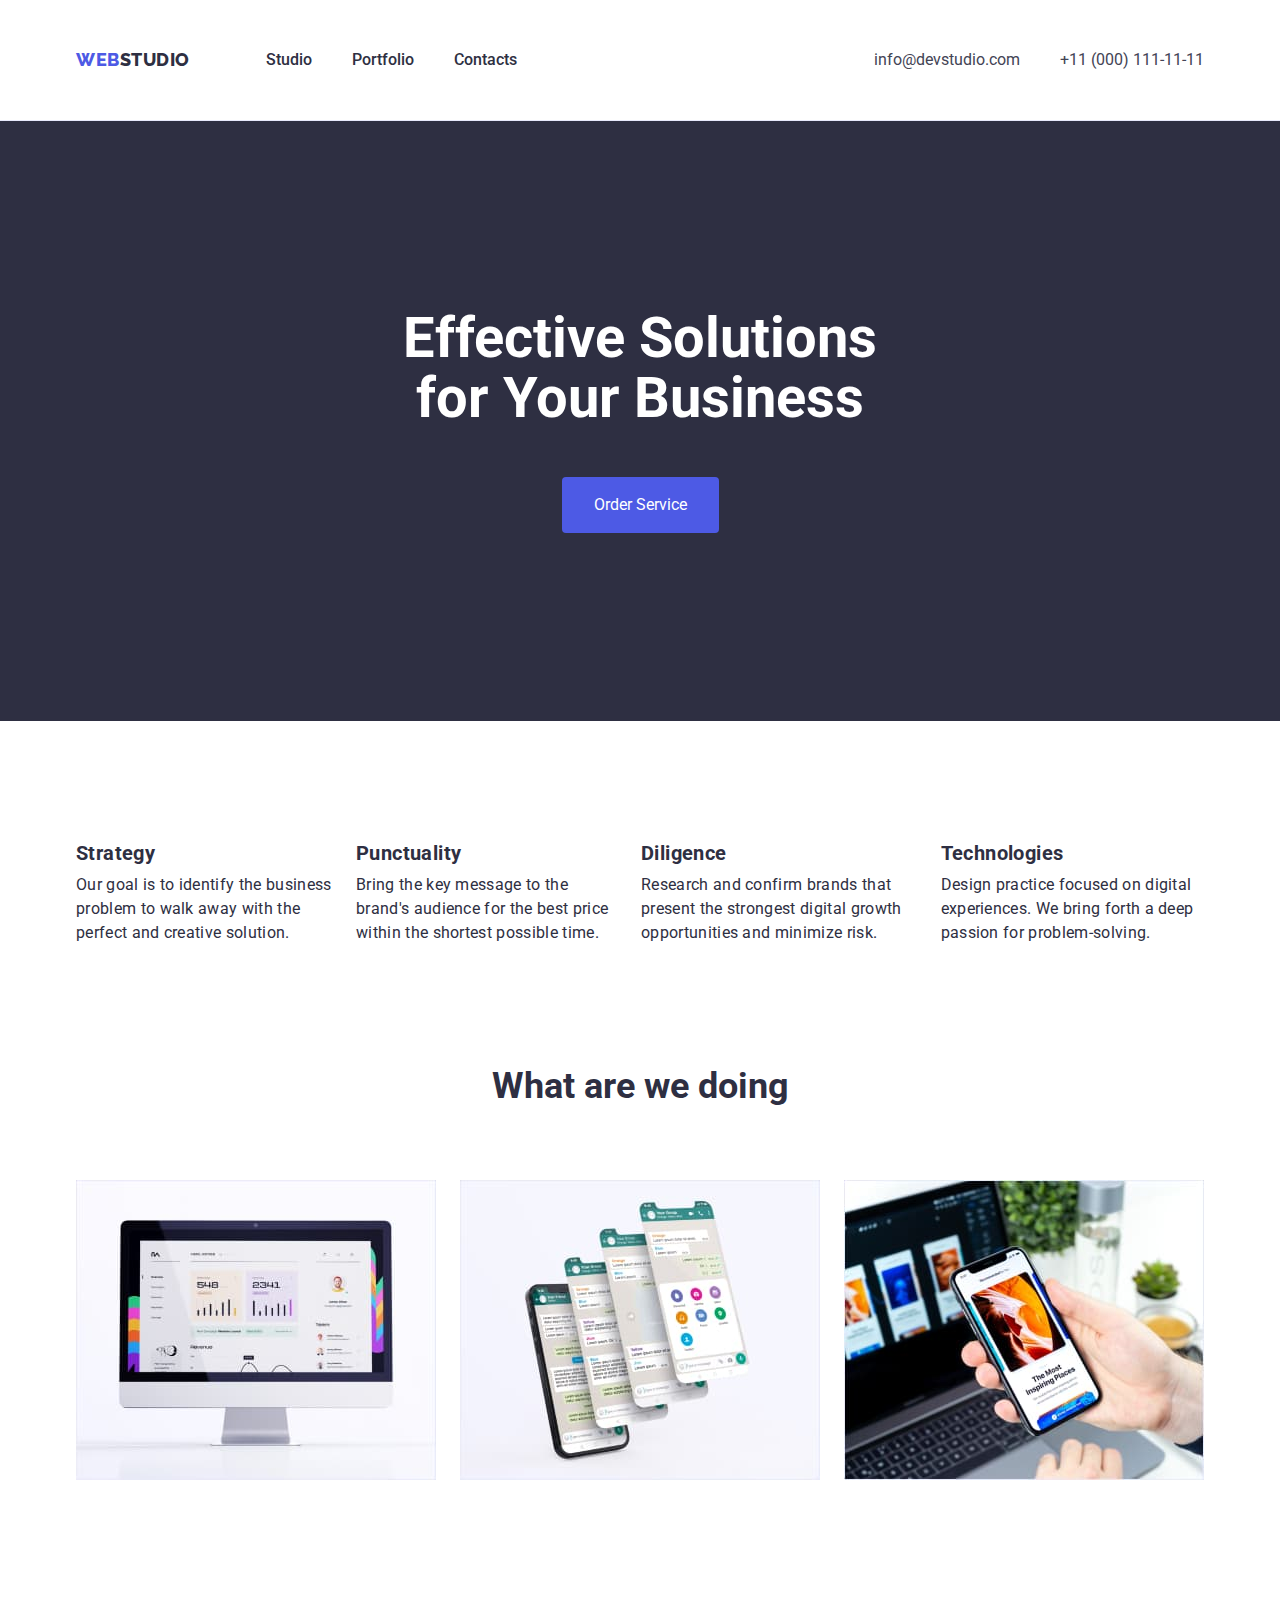
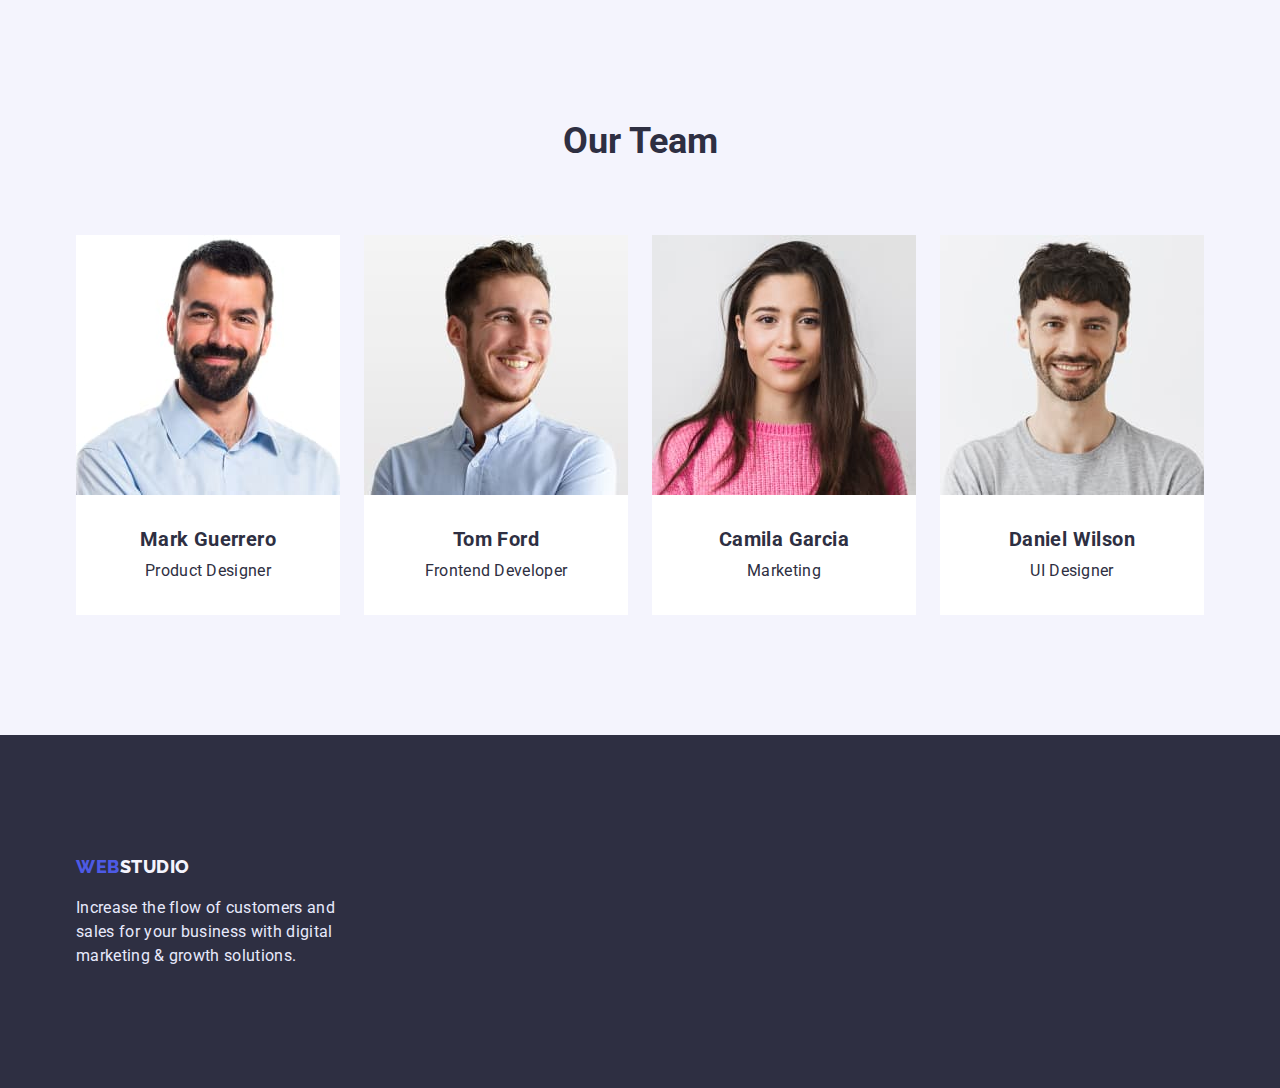
<file: index.html>
<!DOCTYPE html>
<html lang="en">
<head>
    <meta charset="UTF-8">
    <meta http-equiv="X-UA-Compatible" content="IE=edge">
    <meta name="viewport" content="width=device-width, initial-scale=1.0">
    <title>Webstudio</title>
    <!-- Fonts -->
<link rel="preconnect" href="https://fonts.googleapis.com">
<link rel="preconnect" href="https://fonts.gstatic.com" crossorigin>
<link href="https://fonts.googleapis.com/css2?family=Raleway:wght@800&family=Roboto:wght@400;500;700&display=swap" rel="stylesheet">
    <!-- Styles -->
<link href="https://cdn.jsdelivr.net/npm/modern-normalize@1.1.0/modern-normalize.min.css
" rel="stylesheet">
<link rel="stylesheet" href="./css/styles.css"/>
</head>
<body>
<header class="header">
    <div class="container header-container">
    <nav class="navigation">
    <a href= "./index.html" class="logo">WEB<span class="logo-studio">STUDIO</span></a>
<ul class="list-navigation">
<li><a href="./index.html" class="link-nav">Studio</a></li>
<li><a href="./portfolio.html" class="link-nav">Portfolio</a></li>
<li><a href="" class="link-nav">Contacts</a></li>
</ul>
</nav>
<address class="address">
    <ul class="contacts-list">
<li><a href="mailto:info@devstudio.com" class="link-address">info@devstudio.com</a></li>
<li><a href="tel:+110001111111" class="link-address">+11 (000) 111-11-11</a></li>
</ul>
</address>
</div>
</header>
<main>
    <section class="hero">
        <div class="container">
        <h1 class="main-title">Effective Solutions
        for Your Business</h1>
        <button type="button" class="button-order-service">Order Service</button>
        </div>
        </section>
        <section class="section-one">
            <div class="container">
         <h2 class="visually-hidden">Advantages</h2>
        <ul class="list-about">
            <li class="columns">
            <h3 class="section-name">Strategy</h3>
            <p class="section-text">
            Our goal is to identify the business
            problem to walk away with the perfect and creative solution.
            </p>
            </li>
            <li class="columns">
            <h3 class="section-name">Punctuality</h3>
            <p class="section-text">
            Bring the key message to the brand's audience for the best price within the shortest possible time.</p>
            </li>
            <li class="columns">
            <h3 class="section-name">Diligence</h3>
            <p class="section-text">
            Research and confirm brands that present the strongest digital growth opportunities and minimize risk.</p>
            </li>
            <li class="columns">
            <h3 class="section-name">Technologies</h3>
            <p class="section-text">
            Design practice focused on digital experiences. We bring forth a deep passion for problem-solving.</p>
            </li>
        </ul>
        </div>
    </section>
    </main>
<section class="section-two">
    <div class="container">
    <h2 class="section-title">What are we doing</h2>
    <ul class="services">
        <li><img src="./images/seo.jpg" alt="seo" width="360"></li>
        <li><img src="./images/multifunctual.jpg" alt="multifunctual" width="360"></li>
        <li><img src="./images/foralldevices.jpg" alt="foralldevices" width="360"></li>
    </ul>
    </div>
</section>
<section class="our-team">
    <div class="container">
    <h2 class="team-title">Our Team</h2>
<ul class="team">
    <li class="card-color">
        <img src="./images/Mark_Guerrero.jpg" alt="Mark Guerrero" width="264">
        <div class="card-bottom">
        <h3 class="section-name">Mark Guerrero</h3>
        <p class="section-text">Product Designer</p>
        </div>
    </li>
    <li class="card-color">
        <img src="./images/Tom_Ford.jpg" alt="Tom Ford" width="264">
        <div class="card-bottom">
        <h3 class="section-name">Tom Ford</h3>
        <p class="section-text">Frontend Developer</p>
        </div>
    </li>
    <li class="card-color">
        <img src="./images/Camila_Garcia.jpg" alt="Camila Garcia" width="264">
        <div class="card-bottom">
        <h3 class="section-name">Camila Garcia</h3>
        <p class="section-text">Marketing</p>
        </div>
    </li>
    <li class="card-color">
        <img src="./images/Daniel_Wilson.jpg" alt="Daniel Wilson" width="264">
        <div class="card-bottom">
        <h3 class="section-name">Daniel Wilson</h3>
        <p class="section-text">UI Designer</p>
        </div>
    </li>
</ul>
</div>
</section>
</main>
<footer class="footer">
    <div class="container">
    <a href="./index.html" class="logo">WEB<span class="logo-footer">STUDIO</span></a>
        <p class="footer-text">
            Increase the flow of customers and
            sales for your business with digital
            marketing & growth solutions.
        </p>
    </div>
</footer>
</body>
</html>
</file>
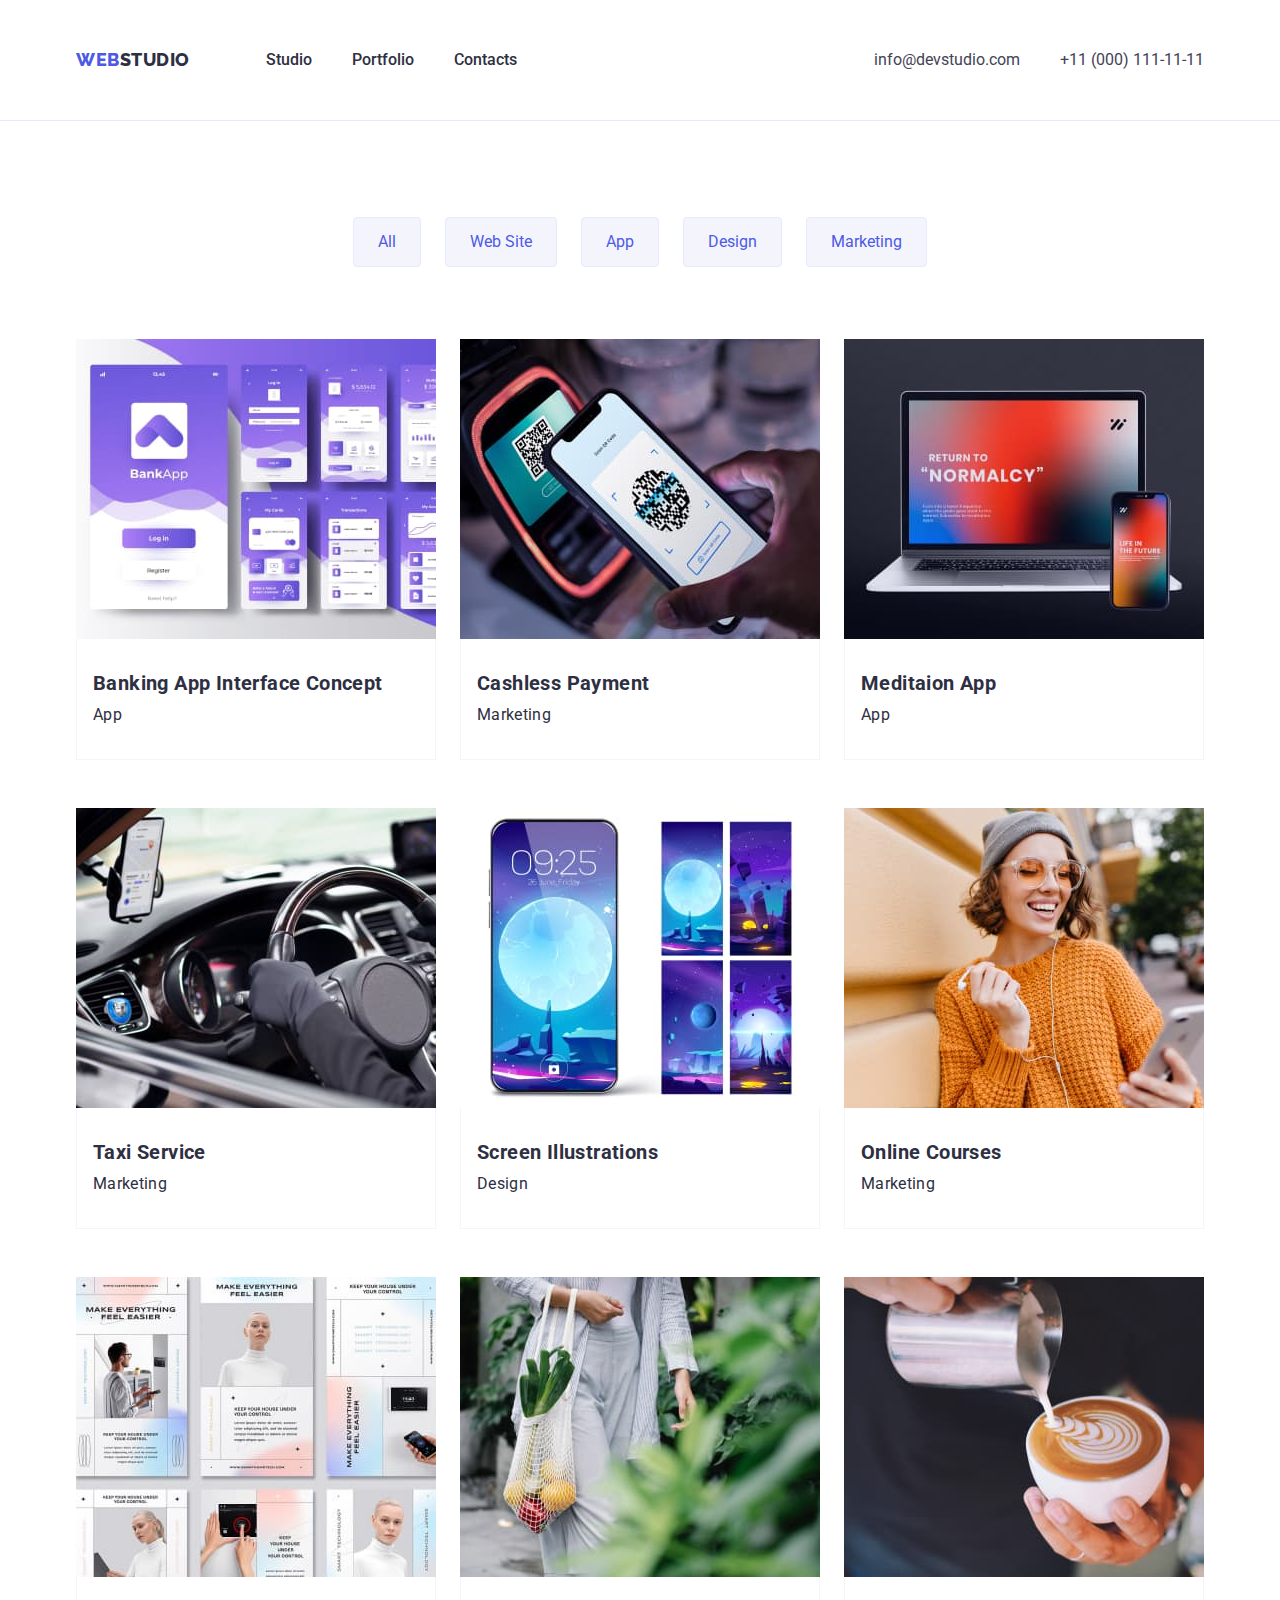
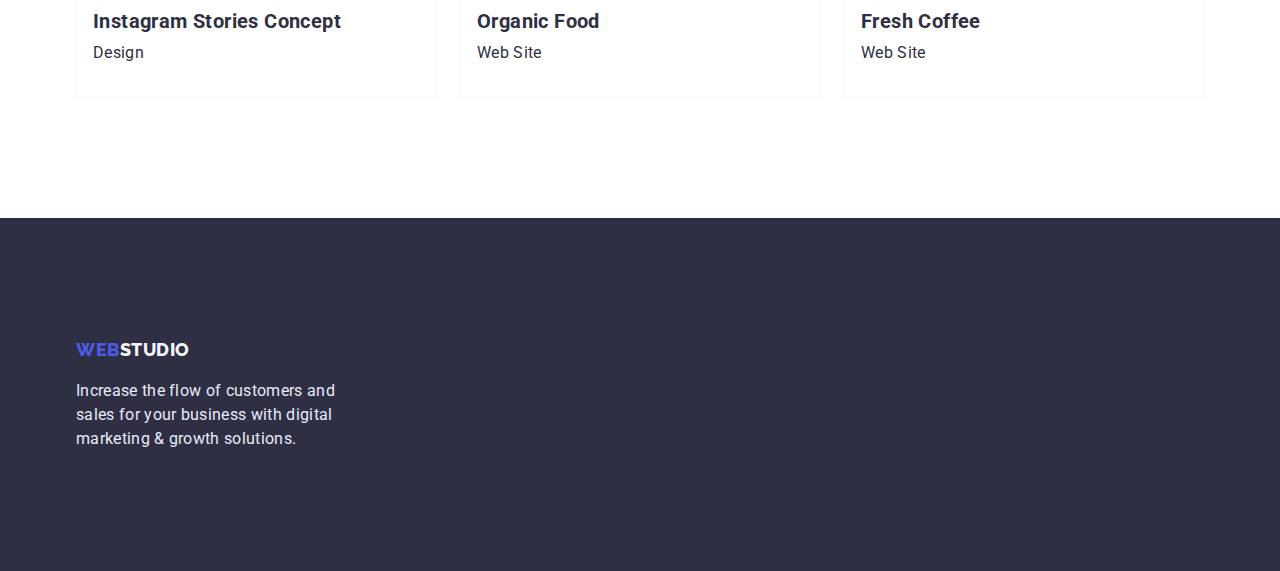
<file: portfolio.html>
<!DOCTYPE html>
<html lang="en">
<head>
    <meta charset="UTF-8">
    <meta http-equiv="X-UA-Compatible" content="IE=edge">
    <meta name="viewport" content="width=device-width, initial-scale=1.0">
    <title>Portfolio</title>
<link rel="preconnect" href="https://fonts.googleapis.com">
<link rel="preconnect" href="https://fonts.gstatic.com" crossorigin>
<link href="https://fonts.googleapis.com/css2?family=Raleway:wght@800&family=Roboto:wght@400;500;700&display=swap"
    rel="stylesheet">
<link href="https://cdn.jsdelivr.net/npm/modern-normalize@1.1.0/modern-normalize.min.css
" rel="stylesheet">
<link rel="stylesheet" href="./css/styles.css" />
</head>
<body>
    <header class="header">
        <div class="container header-container">
            <nav class="navigation">
                <a href="./index.html" class="logo">WEB<span class="logo-studio">STUDIO</span></a>
                <ul class="list-navigation">
                    <li><a href="./index.html" class="link-nav">Studio</a></li>
                    <li><a href="./portfolio.html" class="link-nav">Portfolio</a></li>
                    <li><a href="" class="link-nav">Contacts</a></li>
                </ul>
            </nav>
            <address class="address">
                <ul class="contacts-list">
                    <li><a href="mailto:info@devstudio.com" class="link-address">info@devstudio.com</a></li>
                    <li><a href="tel:+110001111111" class="link-address">+11 (000) 111-11-11</a></li>
                </ul>
            </address>
        </div>
    </header>
<main>
    <section class="portfolio-navi">
        <div class="container">
        <ul class="button-portfolio">
        <li><button type="button" class="button-portfolio-navi">All</button></li>
        <li><button type="button" class="button-portfolio-navi">Web Site</button></li>
        <li><button type="button" class="button-portfolio-navi">App</button></li>
        <li><button type="button" class="button-portfolio-navi">Design</button></li>
        <li><button type="button" class="button-portfolio-navi">Marketing</button></li>
        </ul>
        <ul class="portfolio-apps">
            <li class="portfolio-card-text">
            <img src="./images/app.jpg" alt="app" width="360">
            <div class="name-card">
            <h3 class="portfolio-name">Banking App Interface Concept</h3>
            <p class="portfolio-text">App</p>
            </div>
            </li>
            <li class="portfolio-card-text">
            <img src="./images/qr.jpg" alt="qr" width="360">
            <div class="name-card">
            <h3 class="portfolio-name">Cashless Payment</h3>
            <p class="portfolio-text">Marketing</p>
            </div>
            </li>
            <li class="portfolio-card-text">
            <img src="./images/synchro.jpg" alt="synchro" width="360">
            <div class="name-card">
            <h3 class="portfolio-name">Meditaion App</h3>
            <p class="portfolio-text">App</p>
            </div>
            </li>
            <li class="portfolio-card-text">
            <img src="./images/taxi.jpg" alt="taxi" width="360">
            <div class="name-card">
            <h3 class="portfolio-name">Taxi Service</h3>
            <p class="portfolio-text">Marketing</p>
            </div>
            </li>
            <li class="portfolio-card-text">
            <img src="./images/illustrations.jpg" alt="illustrations" width="360">
            <div class="name-card">
            <h3 class="portfolio-name">Screen Illustrations</h3>
            <p class="portfolio-text">Design</p>
            </div>
            </li>
            <li class="portfolio-card-text">
            <img src="./images/courses.jpg" alt="courses" width="360">
            <div class="name-card">
            <h3 class="portfolio-name">Online Courses</h3>
            <p class="portfolio-text">Marketing</p>
            </div>
            </li>
            <li class="portfolio-card-text">
            <img src="./images/stories.jpg" alt="stories" width="360">
            <div class="name-card">
            <h3 class="portfolio-name">Instagram Stories Concept</h3>
            <p class="portfolio-text">Design</p>
            </div>
            </li>
            <li class="portfolio-card-text">
            <img src="./images/organic.jpg" alt="organic" width="360">
            <div class="name-card">
            <h3 class="portfolio-name">Organic Food</h3>
            <p class="portfolio-text">Web Site</p>
            </div>
            </li>
            <li class="portfolio-card-text">
            <img src="./images/coffee.jpg" alt="coffee" width="360">
            <div class="name-card">
            <h3 class="portfolio-name">Fresh Coffee</h3>
            <p class="portfolio-text">Web Site</p>
            </div>
            </li>
        </ul>
        </div>
    </section>
</main>
<footer class="footer">
    <div class="container">
    <a href="./index.html" class="logo">WEB<span class="logo-footer">STUDIO</span></a>
    <p class="footer-text">
        Increase the flow of customers and
        sales for your business with digital
        marketing & growth solutions.
    </p>
    </div>
</footer>
</body>
</html>
</file>
<file: css/styles.css>
:root {
    --color-gray-light: #E5E5E5;
    --color-light: #F4F4FD;
    --color-blue: #4D5AE5;
    --color-blue-light: #404BBF;
    --color-dark: #2E2F42;
    --color-gray: #434455;
    --color-white: #FFFFFF;
    --color-white-dark: #E7E9FC;
    --font-size-16: 16px;
    --font-size-18: 18px;
}
h1,h2,h3,p,ul {
    margin: 0;
    padding: 0;
}
body {
font-family: 'Roboto', sans-serif;
font-size: var(--font-size-16);
line-height: 1.5;
color: var(--color-gray-light);
}
ul {
    list-style: none;
}

.container {
    width: 1158px;
    padding: 0px 15px;
    margin: 0 auto;
}

.header {
    padding: 24px 0px;
    box-sizing: border-box;
    border-bottom: 1px solid #E7E9FC;
}

.header-container {
    display: flex;
    align-items: center;

}

.header-menu {
    display: flex;
    flex-grow: 1;
    gap: 40px;
}
.logo {
font-family: 'Raleway', sans-serif;
font-weight: 800;
font-size: var(--font-size-18);
line-height: 1.33;
letter-spacing: 0.03em;
color: var(--color-blue);
text-transform: uppercase;
text-decoration: none;
}
.logo:focus {
color: var(--color-blue);
}
.logo-studio {
color: var(--color-dark);
font-weight: 800;
}
.link {
color: var(--color-dark);
text-decoration: none;
}
.link:focus {
color: var(--color-blue);
}
.link-nav {
font-weight: 500;
font-size: 16px;
line-height: 1.5;
text-decoration: none;
color: var(--color-dark);
padding: 24px 0px;
display: block;
}
.link-nav:focus {
color: var(--color-blue);
}
.link-nav:hover {
color: var(--color-blue-light)
}
.link-address {
font-weight: 400;
color: var(--color-gray);
padding: 24px 0px;
text-decoration: none;
}
.navigation {
font-size: var(--font-size-16);
line-height: 1.5;
color: var(--color-dark);
display: flex;
align-items: center;
gap: 76px;
}
.list-navigation {
display: flex;
gap: 40px;
}
.list-about {
display: flex;
text-align: left;
gap: 24px;
flex-basis: calc((100%-(3*24px))/4);

}
.address {
font-size: var(--font-size-16);
line-height: 1.5;
color: var(--color-gray);
text-decoration: none;
font-style: normal;
margin-left: auto;
}
.contacts-list {
display: flex;
gap: 40px;
}
.hero {
background-color: var(--color-dark);
text-align: center;
padding: 188px 0px;
}
.button-order-service {
background-color: var(--color-blue);
color: var(--color-white);
font-size: var(--font-size-16);
font-weight: 400;
line-height: 1.5;
cursor: pointer;
border: none;
text-align: center;
padding: 16px 32px;
border-radius: 4px;
}
.button-order-service:hover {
background-color: var(--color-blue-light);
}
.button-order-service:focus {
background-color: var(--color-blue);
}
.button-portfolio-navi {
font-family: 'Roboto', sans-serif;
color: var(--color-blue);
font-size: var(--font-size-16);
line-height: 1.5;
cursor: pointer;
margin: 0 auto;
background: #F4F4FD;
border: 1px solid #E7E9FC;
border-radius: 4px;
padding: 12px 24px;
}
.button-portfolio-navi:hover{
background-color: var(--color-blue-light);
color: var(--color-light);
}
.button-portfolio-navi:focus {
background-color: var(--color-blue);
color: var(--color-white);
}
.main-title {
font-weight: 700;
font-size: 56px;
line-height: 1.07;
color: var(--color-white);
width: 496px;
height: 120px;
margin: 0 auto 48px auto;
}
.section-one {
padding-top: 120px;
padding-bottom: 120px;
}
.section-two {
display: flex;
align-items: center;
padding-bottom: 120px;
}
.section-name {
font-size: 20px;
line-height: 1.2;
color: var(--color-dark);
letter-spacing: 0.02em;
gap: 24px;
}
.section-text {
font-size: var(--font-size-16);
line-height: 1.5;
color: var(--color-dark);
letter-spacing: 0.02em;
margin-top: 8px;
}
.section-title {
font-weight: 700;
font-size: 36px;
line-height: 1.2;
color: var(--color-dark);
text-align: center;
align-items: center;
margin-bottom: 72px;
}
.team-title {
    font-weight: 700;
    font-size: 36px;
    line-height: 1.2;
    color: var(--color-dark);
    text-align: center;
    align-items: center;
    margin-bottom: 72px;
}
.services {
display: flex;
align-items: center;
gap: 24px;
}
.team {
display: flex;
align-items: center;
gap: 24px;
text-align: center;
}
.footer {
background-color: var(--color-dark);
text-align: left;
padding-top: 120px;
padding-bottom: 120px;
}
.logo-footer {
    font-size: var(--font-size-18);
    line-height: 1.33;
    color: var(--color-light);
    text-transform: uppercase;
    text-decoration: none;
}
.footer-text {
display: flex;
font-weight: 400;
font-size: var(--font-size-16);
letter-spacing: 0.02em;
line-height: 1.5;
color: var(--color-white-dark);
margin-top: 16px;
width: 264px;
}
.button-portfolio {
display: flex;
gap: 24px;
justify-content: center;
}
.portfolio-navi {
padding-top: 96px;
padding-bottom: 120px;
}
.portfolio-apps {
display: flex;
align-items: center;
text-align: left;
flex-wrap: wrap;
margin-top: 72px;
gap: 24px;
}
.portfolio-name {
    font-size: 20px;
    line-height: 1.2;
    color: var(--color-dark);
    letter-spacing: 0.02em;
    text-align: left;
    gap: 24px;
    margin-bottom: 8px;
}
.portfolio-text {
    font-size: var(--font-size-16);
    line-height: 1.5;
    color: var(--color-dark);
    letter-spacing: 0.02em;
    text-align: left;
}
.card-bottom {
padding: 32px 0;
}
.visually-hidden {
    position: absolute;
    white-space: nowrap;
    width: 1px;
    height: 1px;
    overflow: hidden;
    border: 0;
    padding: 0;
    clip: rect(0 0 0 0);
    clip-path: inset(50%);
    margin: -1px;
}
.card-color {
background: var(--color-white);
}
img {
    display: block;
}
.our-team {
background: var(--color-light);
padding: 120px 0;
}
.portfolio-apps {
display: flex;
align-items: center;
text-align: left;
column-gap: 24px;
row-gap: 48px;
flex-basis: calc((100%-24px)/3);
}
.portfolio-works {
background: var(--color-gray-light)
}
.portfolio-card-text {
background: var(--color-white);
border: 0.5px;
align-items: center;
}
.name-card {
border: 1px solid var(--color-light);
border-top: none;
padding: 32px 16px;
}
.columns {
width: calc((100%-24px*3)/4);
}
</file>
